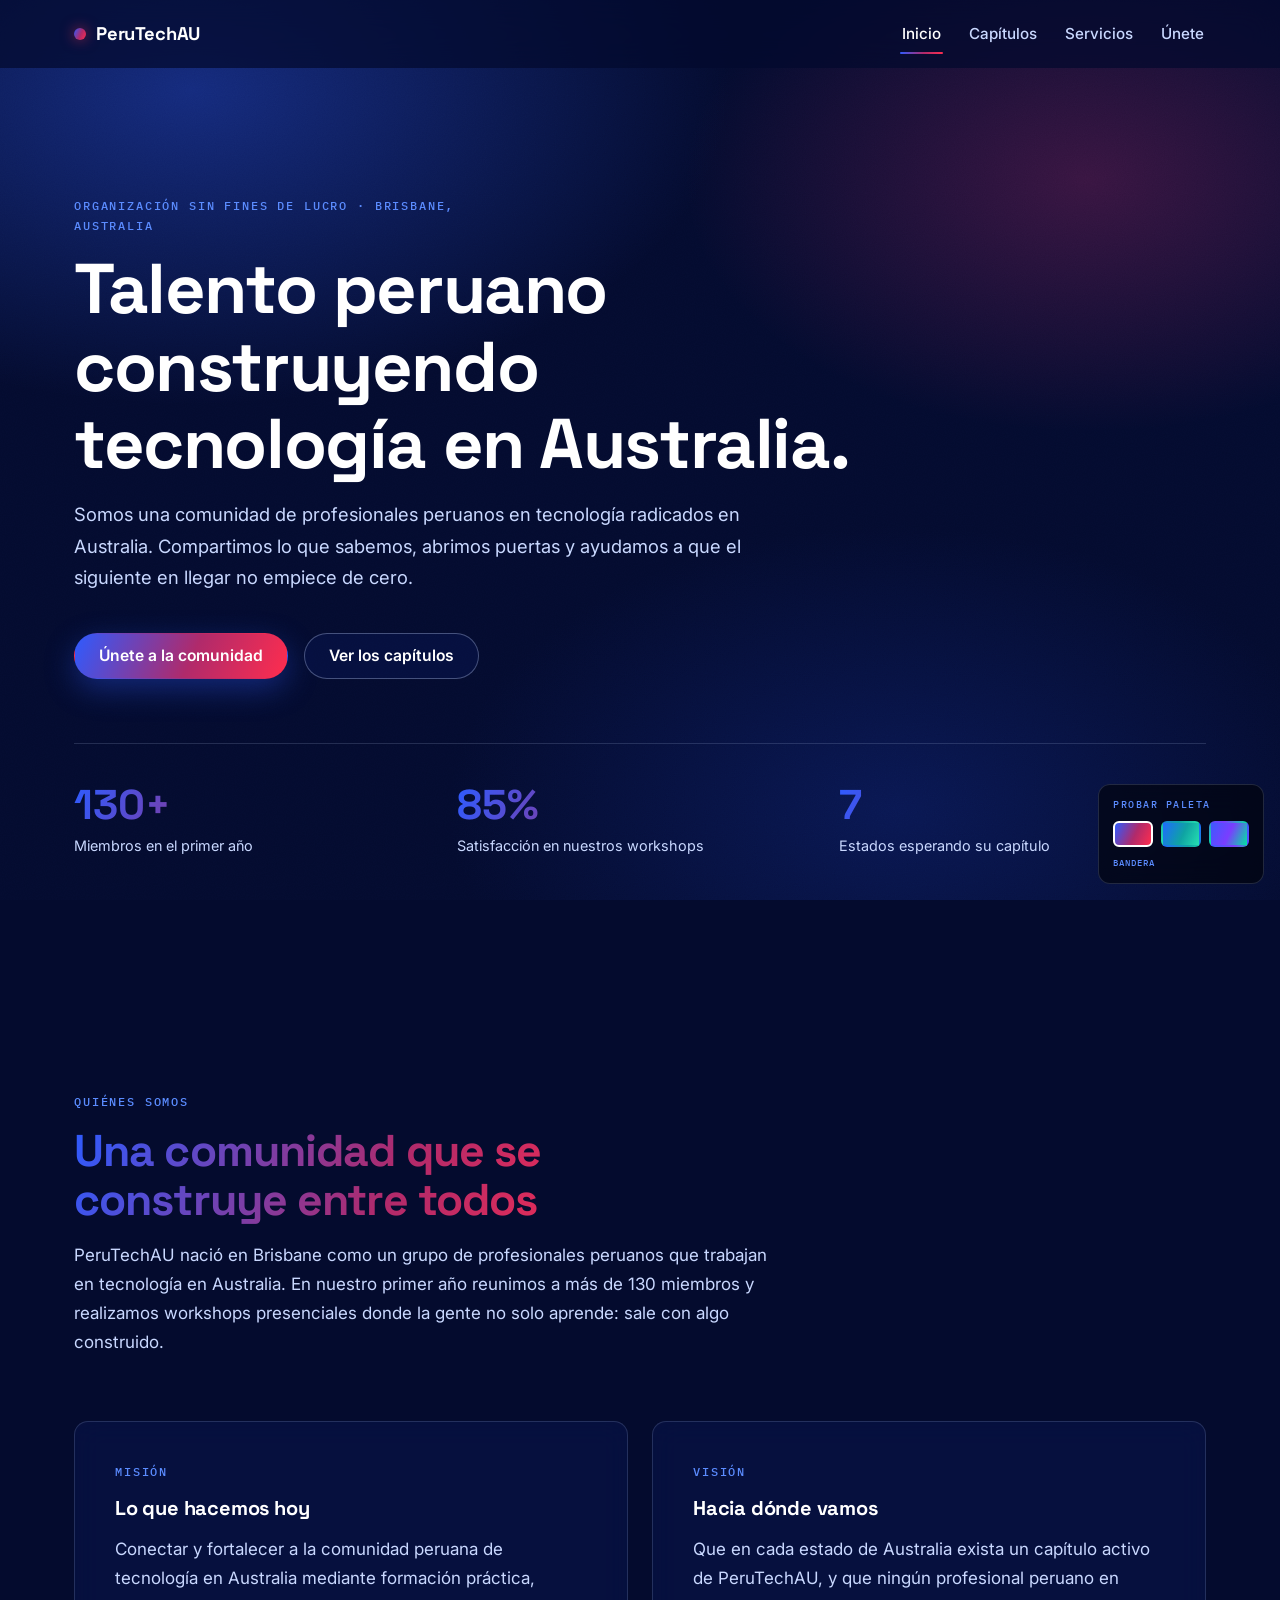
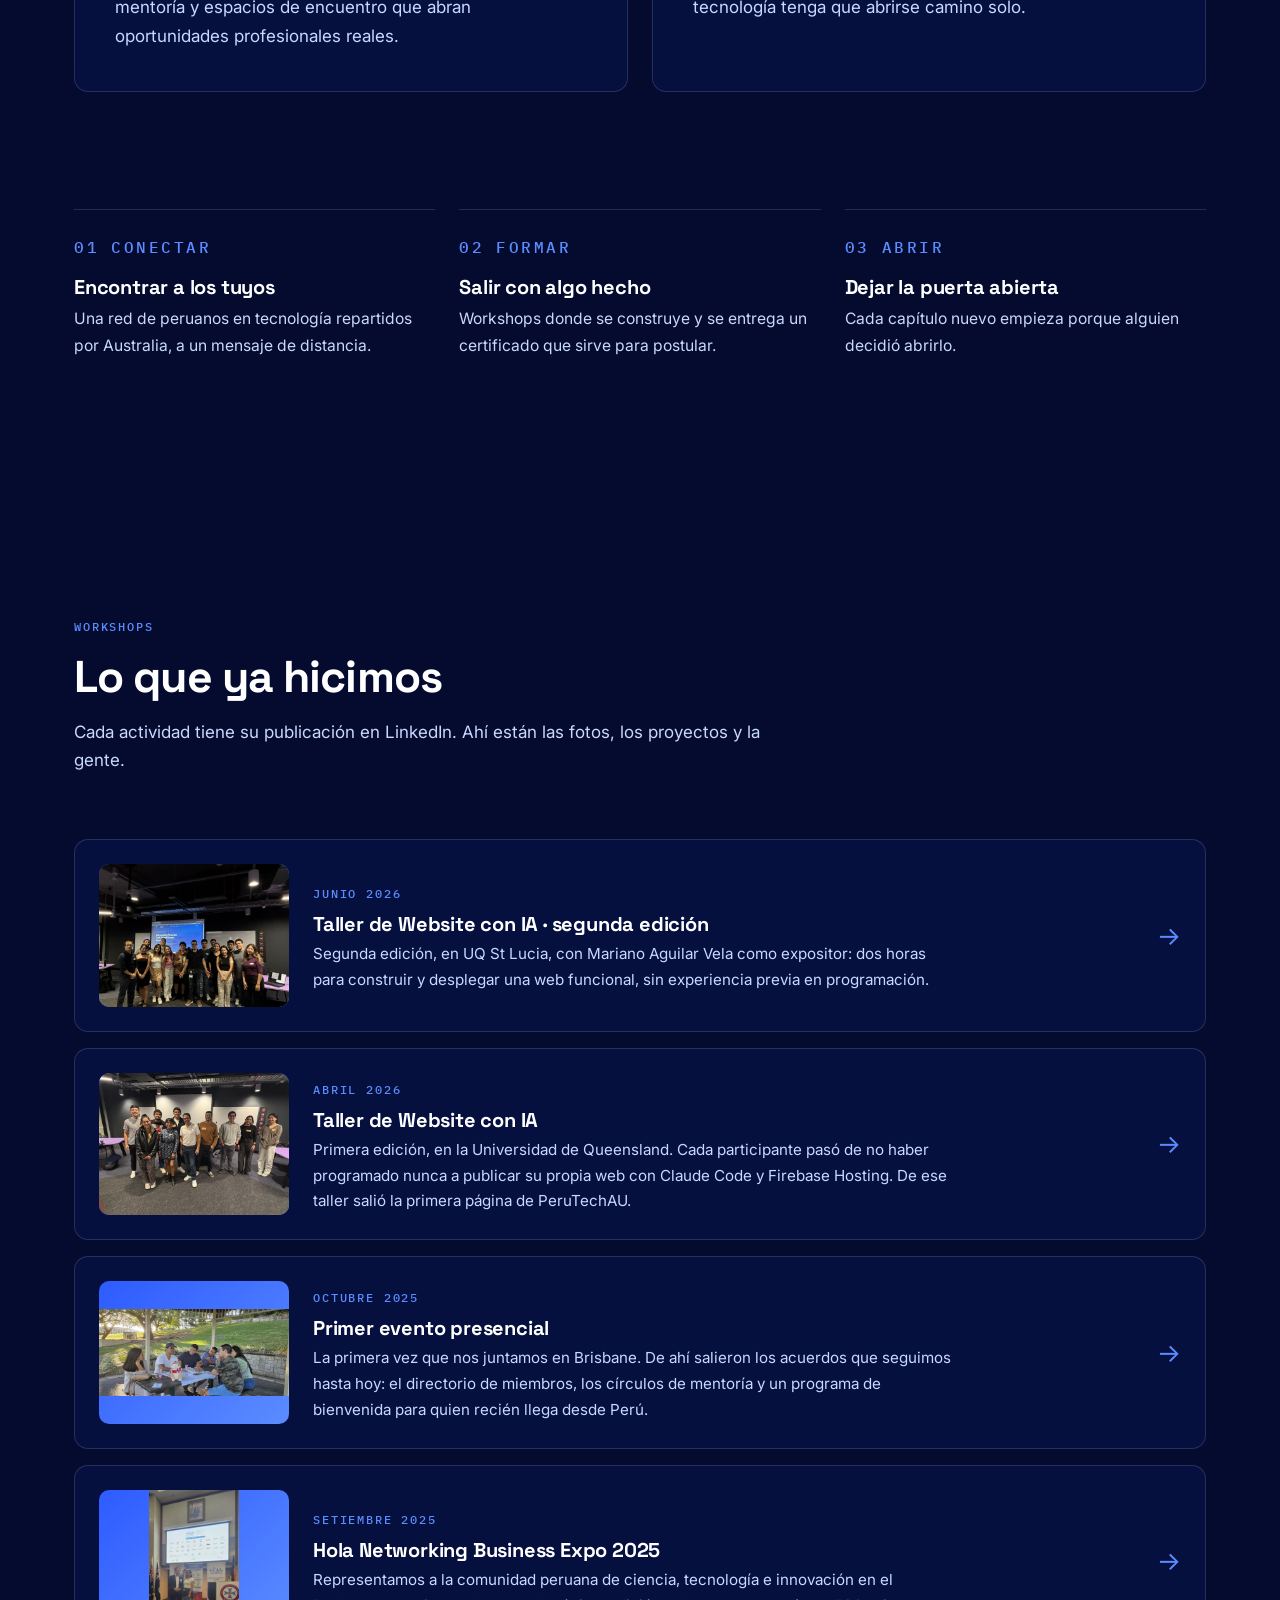
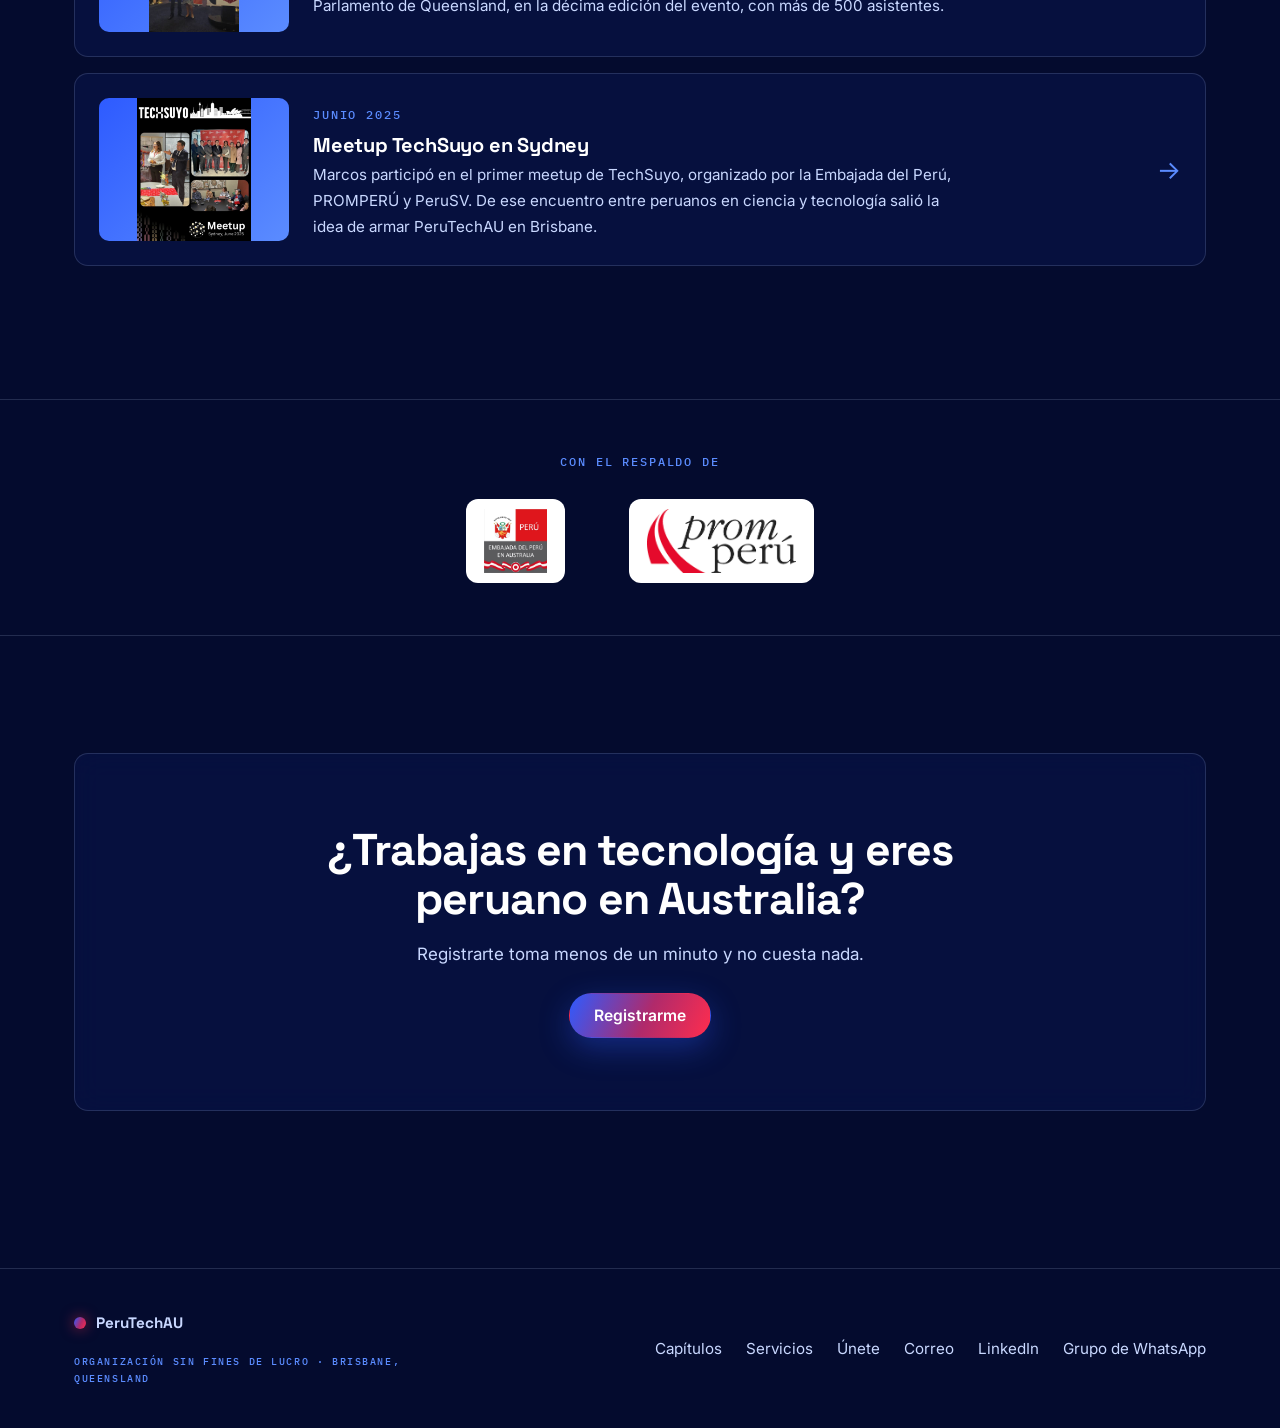
<file: index.html>
<!DOCTYPE html>
<html lang="es" data-tema="bandera">
<head>
<meta charset="UTF-8">
<meta name="viewport" content="width=device-width, initial-scale=1.0">
<title>PeruTechAU — Talento peruano construyendo tecnología en Australia</title>
<meta name="description" content="Comunidad sin fines de lucro de profesionales peruanos en tecnología radicados en Australia.">

<meta property="og:title" content="PeruTechAU — Talento peruano construyendo tecnología en Australia">
<meta property="og:description" content="Comunidad sin fines de lucro de profesionales peruanos en tecnología radicados en Australia.">
<meta property="og:type" content="website">
<meta property="og:image" content="assets/img/og-cover.png">
<meta name="twitter:card" content="summary_large_image">
<meta name="theme-color" content="#040B2E">

<link rel="preconnect" href="https://fonts.googleapis.com">
<link rel="preconnect" href="https://fonts.gstatic.com" crossorigin>
<link href="https://fonts.googleapis.com/css2?family=Space+Grotesk:wght@500;600;700&family=Inter:wght@400;500;600&family=IBM+Plex+Mono:wght@500&display=swap" rel="stylesheet">
<link rel="stylesheet" href="assets/css/estilos.css">
</head>
<body>

<div class="atmosfera"></div>
<div class="grano"></div>

<!-- ============================================================
     SELECTOR DE PALETA — SOLO PARA ELEGIR.
     Cuando el board decida, borra este <aside> en las cuatro
     páginas y deja fijo el data-tema del <html>.
     ============================================================ -->
<aside id="selectorPaleta" style="
  position:fixed;right:16px;bottom:16px;z-index:99;
  background:rgba(0,0,0,.55);backdrop-filter:blur(14px);
  border:1px solid var(--borde);border-radius:12px;padding:12px 14px;
  display:flex;flex-direction:column;gap:8px;max-width:190px">
  <span class="mono" style="font-size:.6rem">Probar paleta</span>
  <div style="display:flex;gap:8px">
    <button data-p="bandera" title="Azul + rojo + blanco" aria-label="Paleta bandera"
      style="width:40px;height:26px;border-radius:6px;border:2px solid #fff;cursor:pointer;
      background:linear-gradient(115deg,#2E5BFF,#B02A6B 55%,#FF2D4E)"></button>
    <button data-p="pacifico" title="Azul + verde + rojo" aria-label="Paleta pacifico"
      style="width:40px;height:26px;border-radius:6px;border:2px solid transparent;cursor:pointer;
      background:linear-gradient(115deg,#1E6BFF,#0FA3A3 55%,#25E0B0)"></button>
    <button data-p="vivo" title="Los tres, saturado" aria-label="Paleta viva"
      style="width:40px;height:26px;border-radius:6px;border:2px solid transparent;cursor:pointer;
      background:linear-gradient(115deg,#3D5AFE,#7A3DFF 50%,#00E5A0)"></button>
  </div>
  <span class="mono" id="nombrePaleta" style="font-size:.58rem;letter-spacing:.1em">Bandera</span>
</aside>

<!-- ================= PESTAÑAS ================= -->
<header class="nav" id="nav">
  <div class="contenedor nav-int">
    <a href="index.html" class="marca"><span class="marca-punto"></span>PeruTechAU</a>
    <button class="nav-boton" id="navBoton" aria-expanded="false" aria-controls="navEnlaces" aria-label="Abrir menú">&#9776;</button>
    <nav class="nav-enlaces" id="navEnlaces">
      <a href="index.html">Inicio</a>
      <a href="capitulos.html">Capítulos</a>
      <a href="servicios.html">Servicios</a>
      <a href="unete.html">Únete</a>
    </nav>
  </div>
</header>

<main>

  <section class="hero">
    <div class="contenedor">
      <p class="mono" id="heroEyebrow"></p>
      <h1 id="heroTitulo"></h1>
      <p class="bajada" id="heroBajada"></p>
      <div class="hero-acciones">
        <a class="btn btn-primario" href="unete.html">Únete a la comunidad</a>
        <a class="btn btn-fantasma" href="capitulos.html">Ver los capítulos</a>
      </div>
      <div class="cifras revelar" id="cifras"></div>
    </div>
  </section>

  <section id="nosotros">
    <div class="contenedor">
      <div class="encabezado-seccion revelar">
        <p class="mono">Quiénes somos</p>
        <h2 class="degradado" id="nosotrosTitulo"></h2>
        <p id="nosotrosTexto"></p>
      </div>
      <div class="dupla">
        <article class="vidrio revelar">
          <p class="mono">Misión</p><h3>Lo que hacemos hoy</h3><p id="mision"></p>
        </article>
        <article class="vidrio revelar">
          <p class="mono">Visión</p><h3>Hacia dónde vamos</h3><p id="vision"></p>
        </article>
      </div>
    </div>
  </section>

  <section style="padding-top:0">
    <div class="contenedor"><div class="pilares" id="pilares"></div></div>
  </section>

  <section id="workshops">
    <div class="contenedor">
      <div class="encabezado-seccion revelar">
        <p class="mono">Workshops</p>
        <h2>Lo que ya hicimos</h2>
        <p>Cada actividad tiene su publicación en LinkedIn. Ahí están las fotos, los proyectos y la gente.</p>
      </div>
      <div id="workshopsLista"></div>
    </div>
  </section>

  <section class="respaldo" style="padding-block:52px">
    <div class="contenedor">
      <p class="mono" style="text-align:center;margin-bottom:28px">Con el respaldo de</p>
      <div class="respaldo-int" id="respaldoLista"></div>
    </div>
  </section>

  <section id="contacto">
    <div class="contenedor">
      <div class="vidrio cta revelar">
        <h2>¿Trabajas en tecnología y eres<br>peruano en Australia?</h2>
        <p>Registrarte toma menos de un minuto y no cuesta nada.</p>
        <a class="btn btn-primario" href="unete.html">Registrarme</a>
      </div>
    </div>
  </section>

</main>

<footer>
  <div class="contenedor pie">
    <div>
      <a href="index.html" class="marca" style="margin-bottom:8px"><span class="marca-punto"></span>PeruTechAU</a>
      <p class="mono" style="margin-top:10px">Organización sin fines de lucro · Brisbane, Queensland</p>
    </div>
    <div style="display:flex;gap:24px;align-items:center;flex-wrap:wrap">
      <a href="capitulos.html">Capítulos</a>
      <a href="servicios.html">Servicios</a>
      <a href="unete.html">Únete</a>
      <a id="pieCorreo" href="#">Correo</a>
      <a id="pieLinkedin" href="#" target="_blank" rel="noopener noreferrer">LinkedIn</a>
      <a id="pieWhatsapp" href="#" target="_blank" rel="noopener noreferrer">Grupo de WhatsApp</a>
    </div>
  </div>
</footer>

<script src="assets/js/contenido.js"></script>
<script src="assets/js/app.js"></script>
</body>
</html>
</file>
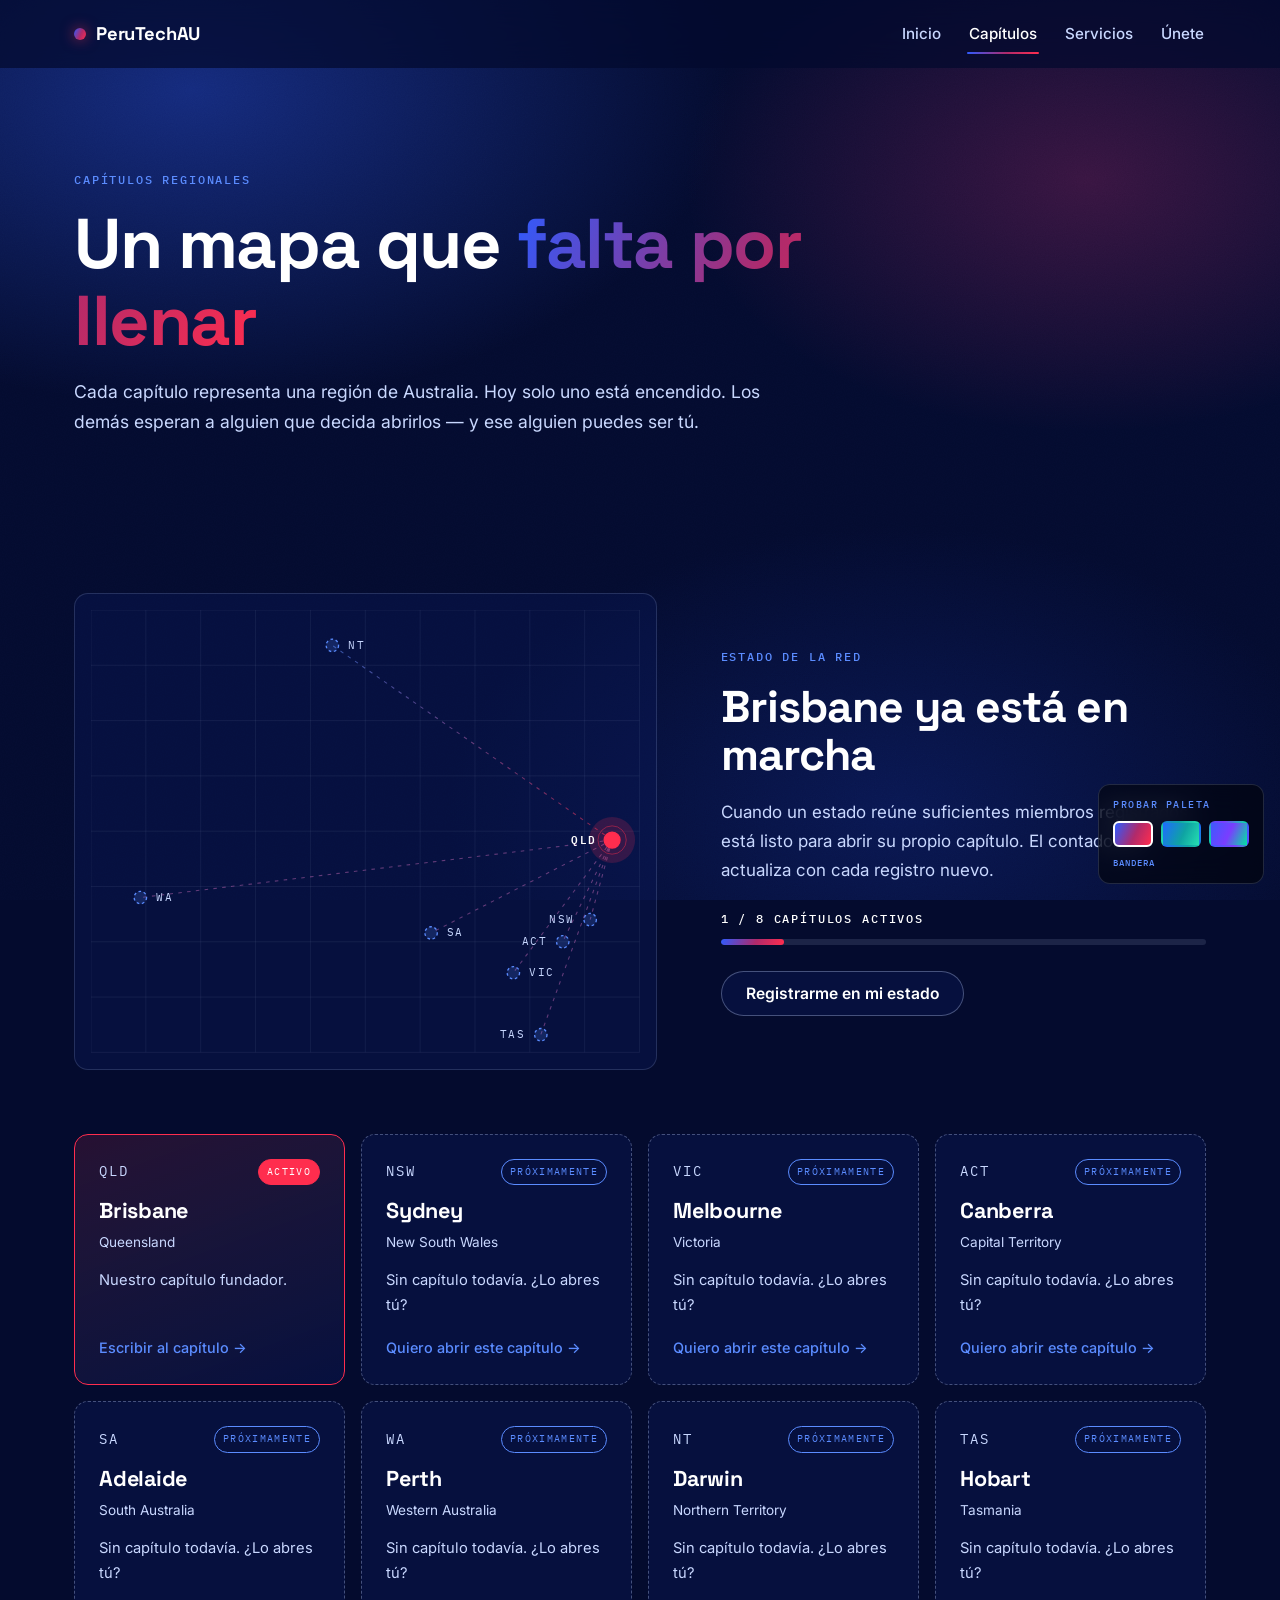
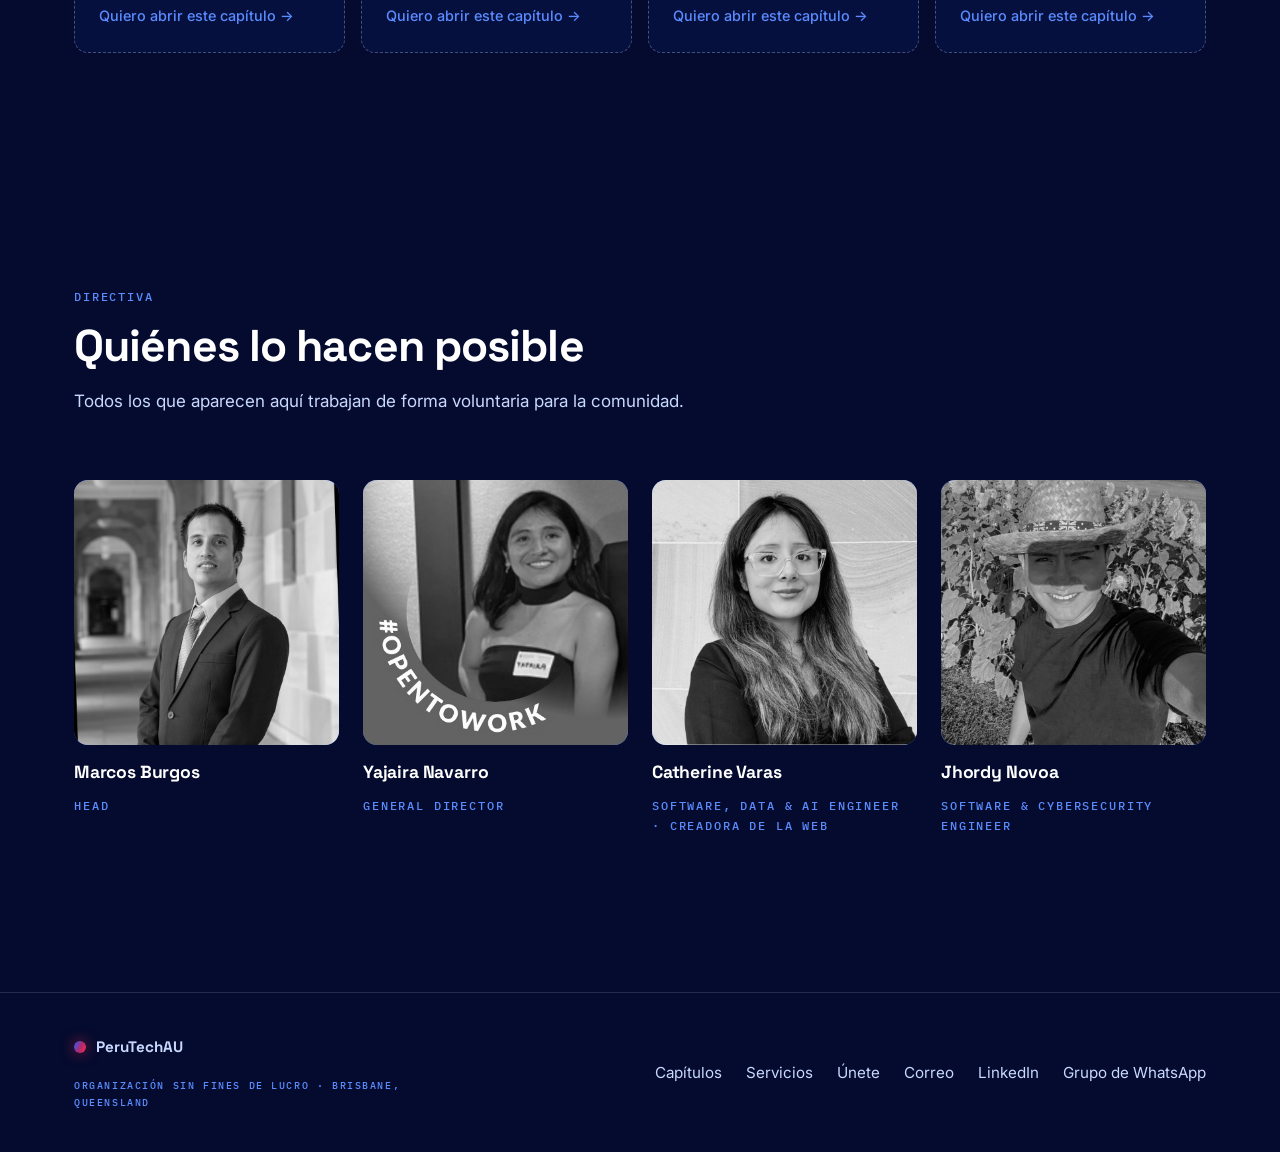
<file: capitulos.html>
<!DOCTYPE html>
<html lang="es" data-tema="bandera">
<head>
<meta charset="UTF-8">
<meta name="viewport" content="width=device-width, initial-scale=1.0">
<title>Capítulos y directiva — PeruTechAU</title>
<meta name="description" content="Los capítulos regionales de PeruTechAU en Australia y las personas que forman la directiva.">

<meta property="og:title" content="Capítulos y directiva — PeruTechAU">
<meta property="og:description" content="Los capítulos regionales de PeruTechAU en Australia y las personas que forman la directiva.">
<meta property="og:type" content="website">
<meta property="og:image" content="assets/img/og-cover.png">
<meta name="twitter:card" content="summary_large_image">
<meta name="theme-color" content="#040B2E">

<link rel="preconnect" href="https://fonts.googleapis.com">
<link rel="preconnect" href="https://fonts.gstatic.com" crossorigin>
<link href="https://fonts.googleapis.com/css2?family=Space+Grotesk:wght@500;600;700&family=Inter:wght@400;500;600&family=IBM+Plex+Mono:wght@500&display=swap" rel="stylesheet">
<link rel="stylesheet" href="assets/css/estilos.css">
</head>
<body>

<div class="atmosfera"></div>
<div class="grano"></div>

<!-- ============================================================
     SELECTOR DE PALETA — SOLO PARA ELEGIR.
     Cuando el board decida, borra este <aside> en las cuatro
     páginas y deja fijo el data-tema del <html>.
     ============================================================ -->
<aside id="selectorPaleta" style="
  position:fixed;right:16px;bottom:16px;z-index:99;
  background:rgba(0,0,0,.55);backdrop-filter:blur(14px);
  border:1px solid var(--borde);border-radius:12px;padding:12px 14px;
  display:flex;flex-direction:column;gap:8px;max-width:190px">
  <span class="mono" style="font-size:.6rem">Probar paleta</span>
  <div style="display:flex;gap:8px">
    <button data-p="bandera" title="Azul + rojo + blanco" aria-label="Paleta bandera"
      style="width:40px;height:26px;border-radius:6px;border:2px solid #fff;cursor:pointer;
      background:linear-gradient(115deg,#2E5BFF,#B02A6B 55%,#FF2D4E)"></button>
    <button data-p="pacifico" title="Azul + verde + rojo" aria-label="Paleta pacifico"
      style="width:40px;height:26px;border-radius:6px;border:2px solid transparent;cursor:pointer;
      background:linear-gradient(115deg,#1E6BFF,#0FA3A3 55%,#25E0B0)"></button>
    <button data-p="vivo" title="Los tres, saturado" aria-label="Paleta viva"
      style="width:40px;height:26px;border-radius:6px;border:2px solid transparent;cursor:pointer;
      background:linear-gradient(115deg,#3D5AFE,#7A3DFF 50%,#00E5A0)"></button>
  </div>
  <span class="mono" id="nombrePaleta" style="font-size:.58rem;letter-spacing:.1em">Bandera</span>
</aside>

<!-- ================= PESTAÑAS ================= -->
<header class="nav" id="nav">
  <div class="contenedor nav-int">
    <a href="index.html" class="marca"><span class="marca-punto"></span>PeruTechAU</a>
    <button class="nav-boton" id="navBoton" aria-expanded="false" aria-controls="navEnlaces" aria-label="Abrir menú">&#9776;</button>
    <nav class="nav-enlaces" id="navEnlaces">
      <a href="index.html">Inicio</a>
      <a href="capitulos.html">Capítulos</a>
      <a href="servicios.html">Servicios</a>
      <a href="unete.html">Únete</a>
    </nav>
  </div>
</header>

<main>

  <section class="cabecera-pagina">
    <div class="contenedor">
      <p class="mono">Capítulos regionales</p>
      <h1>Un mapa que <span class="degradado">falta por llenar</span></h1>
      <p>Cada capítulo representa una región de Australia. Hoy solo uno está encendido. Los demás esperan a alguien que decida abrirlos — y ese alguien puedes ser tú.</p>
    </div>
  </section>

  <section id="capitulos">
    <div class="contenedor">
      <div class="mapa-bloque">
        <div class="mapa-lienzo revelar">
          <svg viewBox="0 0 620 500" role="group" aria-label="Mapa de capítulos de PeruTechAU en Australia">
            <defs>
              <linearGradient id="gradLinea" x1="0" y1="0" x2="1" y2="1">
                <stop offset="0%" style="stop-color:var(--cian)"/><stop offset="100%" style="stop-color:var(--grana)"/>
              </linearGradient>
            </defs>
            <g id="rejilla"></g><g id="enlaces"></g><g id="nodos"></g>
          </svg>
        </div>
        <div class="revelar">
          <p class="mono">Estado de la red</p>
          <h2 style="margin:14px 0 18px">Brisbane ya está en marcha</h2>
          <p>Cuando un estado reúne suficientes miembros registrados, está listo para abrir su propio capítulo. El contador se actualiza con cada registro nuevo.</p>
          <div class="contador">
            <span class="mono" id="contadorTexto"></span>
            <span class="contador-barra"><span id="contadorBarra" style="width:0"></span></span>
          </div>
          <a class="btn btn-fantasma" href="unete.html" style="margin-top:26px">Registrarme en mi estado</a>
        </div>
      </div>
      <div class="capitulos-lista" id="capitulosLista"></div>
    </div>
  </section>

  <section id="directiva">
    <div class="contenedor">
      <div class="encabezado-seccion revelar">
        <p class="mono">Directiva</p>
        <h2>Quiénes lo hacen posible</h2>
        <p>Todos los que aparecen aquí trabajan de forma voluntaria para la comunidad.</p>
      </div>
      <div class="directiva" id="directivaLista"></div>
    </div>
  </section>

</main>

<footer>
  <div class="contenedor pie">
    <div>
      <a href="index.html" class="marca" style="margin-bottom:8px"><span class="marca-punto"></span>PeruTechAU</a>
      <p class="mono" style="margin-top:10px">Organización sin fines de lucro · Brisbane, Queensland</p>
    </div>
    <div style="display:flex;gap:24px;align-items:center;flex-wrap:wrap">
      <a href="capitulos.html">Capítulos</a>
      <a href="servicios.html">Servicios</a>
      <a href="unete.html">Únete</a>
      <a id="pieCorreo" href="#">Correo</a>
      <a id="pieLinkedin" href="#" target="_blank" rel="noopener noreferrer">LinkedIn</a>
      <a id="pieWhatsapp" href="#" target="_blank" rel="noopener noreferrer">Grupo de WhatsApp</a>
    </div>
  </div>
</footer>

<script src="assets/js/contenido.js"></script>
<script src="assets/js/app.js"></script>
</body>
</html>
</file>
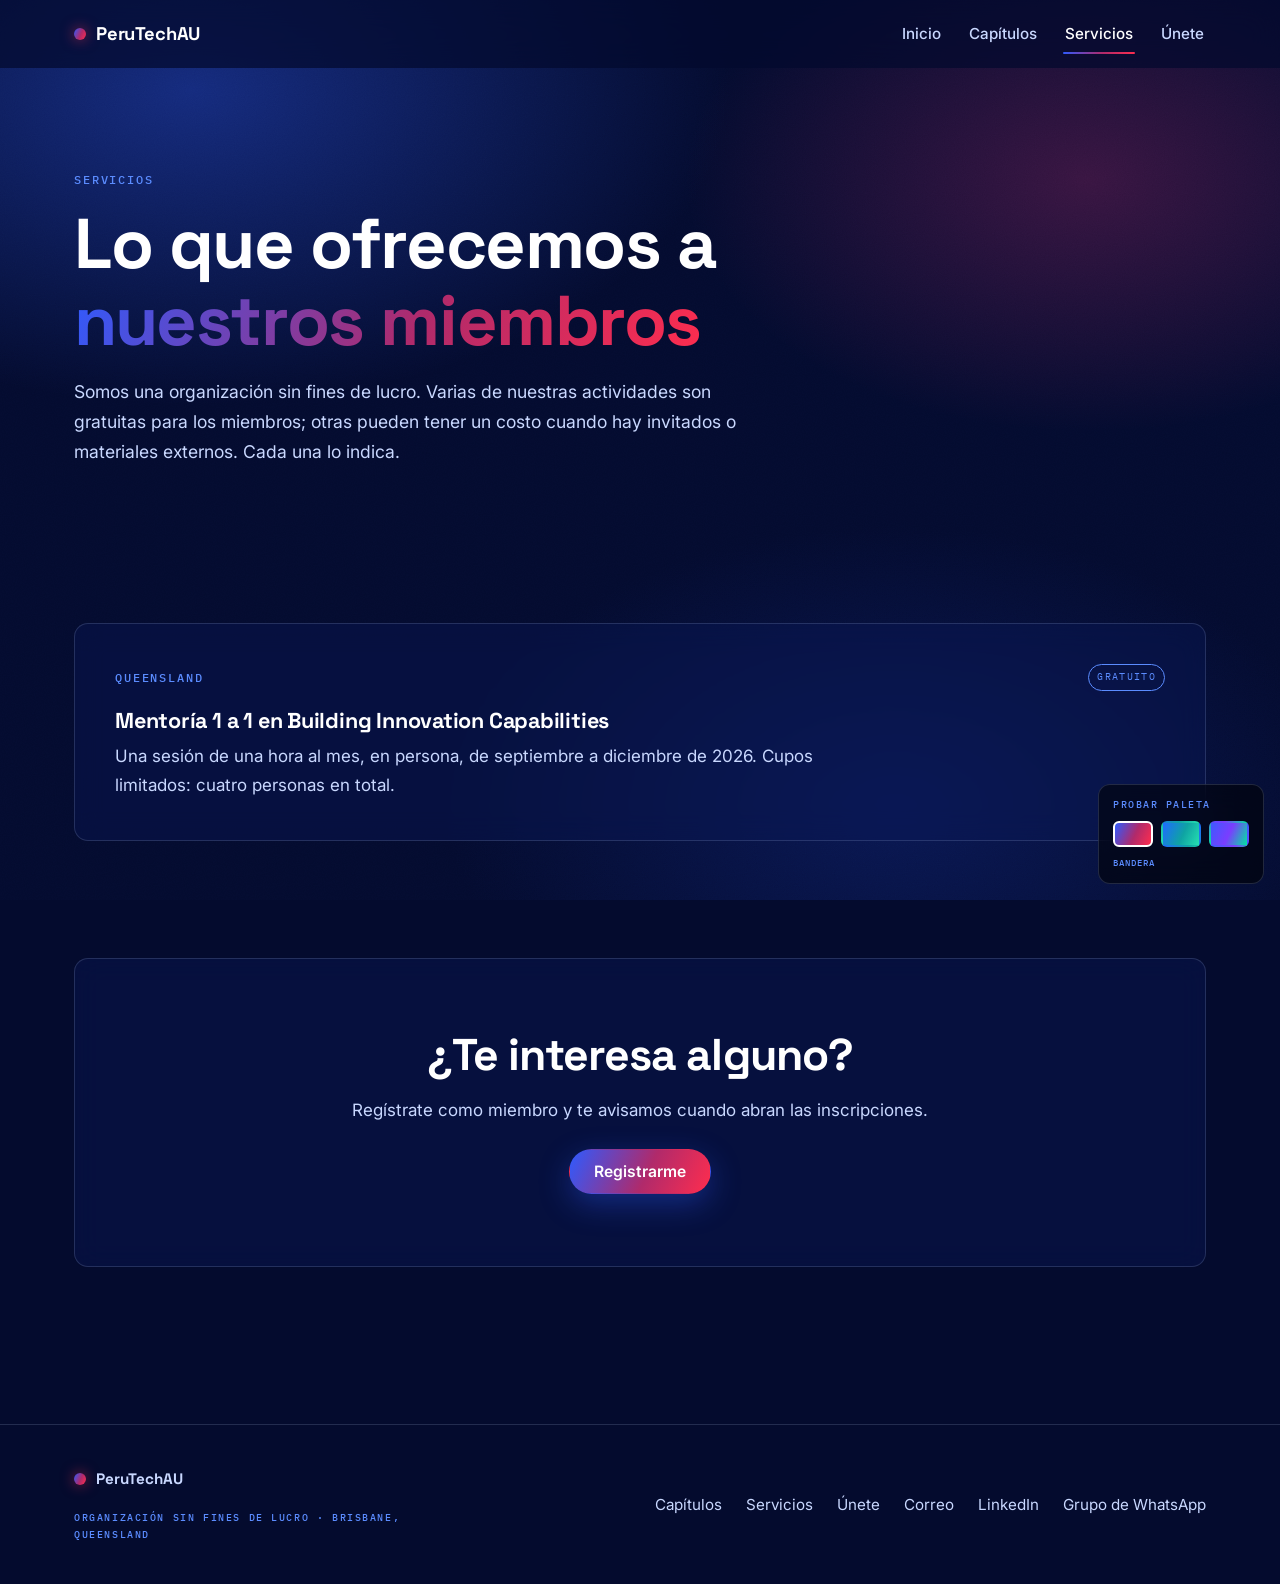
<file: servicios.html>
<!DOCTYPE html>
<html lang="es" data-tema="bandera">
<head>
<meta charset="UTF-8">
<meta name="viewport" content="width=device-width, initial-scale=1.0">
<title>Servicios — PeruTechAU</title>
<meta name="description" content="Los servicios y programas que PeruTechAU ofrece a su comunidad en Australia.">

<meta property="og:title" content="Servicios — PeruTechAU">
<meta property="og:description" content="Los servicios y programas que PeruTechAU ofrece a su comunidad en Australia.">
<meta property="og:type" content="website">
<meta property="og:image" content="assets/img/og-cover.png">
<meta name="twitter:card" content="summary_large_image">
<meta name="theme-color" content="#040B2E">

<link rel="preconnect" href="https://fonts.googleapis.com">
<link rel="preconnect" href="https://fonts.gstatic.com" crossorigin>
<link href="https://fonts.googleapis.com/css2?family=Space+Grotesk:wght@500;600;700&family=Inter:wght@400;500;600&family=IBM+Plex+Mono:wght@500&display=swap" rel="stylesheet">
<link rel="stylesheet" href="assets/css/estilos.css">
</head>
<body>

<div class="atmosfera"></div>
<div class="grano"></div>

<!-- ============================================================
     SELECTOR DE PALETA — SOLO PARA ELEGIR.
     Cuando el board decida, borra este <aside> en las cuatro
     páginas y deja fijo el data-tema del <html>.
     ============================================================ -->
<aside id="selectorPaleta" style="
  position:fixed;right:16px;bottom:16px;z-index:99;
  background:rgba(0,0,0,.55);backdrop-filter:blur(14px);
  border:1px solid var(--borde);border-radius:12px;padding:12px 14px;
  display:flex;flex-direction:column;gap:8px;max-width:190px">
  <span class="mono" style="font-size:.6rem">Probar paleta</span>
  <div style="display:flex;gap:8px">
    <button data-p="bandera" title="Azul + rojo + blanco" aria-label="Paleta bandera"
      style="width:40px;height:26px;border-radius:6px;border:2px solid #fff;cursor:pointer;
      background:linear-gradient(115deg,#2E5BFF,#B02A6B 55%,#FF2D4E)"></button>
    <button data-p="pacifico" title="Azul + verde + rojo" aria-label="Paleta pacifico"
      style="width:40px;height:26px;border-radius:6px;border:2px solid transparent;cursor:pointer;
      background:linear-gradient(115deg,#1E6BFF,#0FA3A3 55%,#25E0B0)"></button>
    <button data-p="vivo" title="Los tres, saturado" aria-label="Paleta viva"
      style="width:40px;height:26px;border-radius:6px;border:2px solid transparent;cursor:pointer;
      background:linear-gradient(115deg,#3D5AFE,#7A3DFF 50%,#00E5A0)"></button>
  </div>
  <span class="mono" id="nombrePaleta" style="font-size:.58rem;letter-spacing:.1em">Bandera</span>
</aside>

<!-- ================= PESTAÑAS ================= -->
<header class="nav" id="nav">
  <div class="contenedor nav-int">
    <a href="index.html" class="marca"><span class="marca-punto"></span>PeruTechAU</a>
    <button class="nav-boton" id="navBoton" aria-expanded="false" aria-controls="navEnlaces" aria-label="Abrir menú">&#9776;</button>
    <nav class="nav-enlaces" id="navEnlaces">
      <a href="index.html">Inicio</a>
      <a href="capitulos.html">Capítulos</a>
      <a href="servicios.html">Servicios</a>
      <a href="unete.html">Únete</a>
    </nav>
  </div>
</header>

<main>

  <section class="cabecera-pagina">
    <div class="contenedor">
      <p class="mono">Servicios</p>
      <h1>Lo que ofrecemos a <span class="degradado">nuestros miembros</span></h1>
      <p>Somos una organización sin fines de lucro. Varias de nuestras actividades son gratuitas para los miembros; otras pueden tener un costo cuando hay invitados o materiales externos. Cada una lo indica.</p>
    </div>
  </section>

  <section>
    <div class="contenedor">
      <div class="servicios" id="serviciosLista"></div>
    </div>
  </section>

  <section style="padding-top:0">
    <div class="contenedor">
      <div class="vidrio cta revelar">
        <h2>¿Te interesa alguno?</h2>
        <p>Regístrate como miembro y te avisamos cuando abran las inscripciones.</p>
        <a class="btn btn-primario" href="unete.html">Registrarme</a>
      </div>
    </div>
  </section>

</main>

<footer>
  <div class="contenedor pie">
    <div>
      <a href="index.html" class="marca" style="margin-bottom:8px"><span class="marca-punto"></span>PeruTechAU</a>
      <p class="mono" style="margin-top:10px">Organización sin fines de lucro · Brisbane, Queensland</p>
    </div>
    <div style="display:flex;gap:24px;align-items:center;flex-wrap:wrap">
      <a href="capitulos.html">Capítulos</a>
      <a href="servicios.html">Servicios</a>
      <a href="unete.html">Únete</a>
      <a id="pieCorreo" href="#">Correo</a>
      <a id="pieLinkedin" href="#" target="_blank" rel="noopener noreferrer">LinkedIn</a>
      <a id="pieWhatsapp" href="#" target="_blank" rel="noopener noreferrer">Grupo de WhatsApp</a>
    </div>
  </div>
</footer>

<script src="assets/js/contenido.js"></script>
<script src="assets/js/app.js"></script>
</body>
</html>
</file>
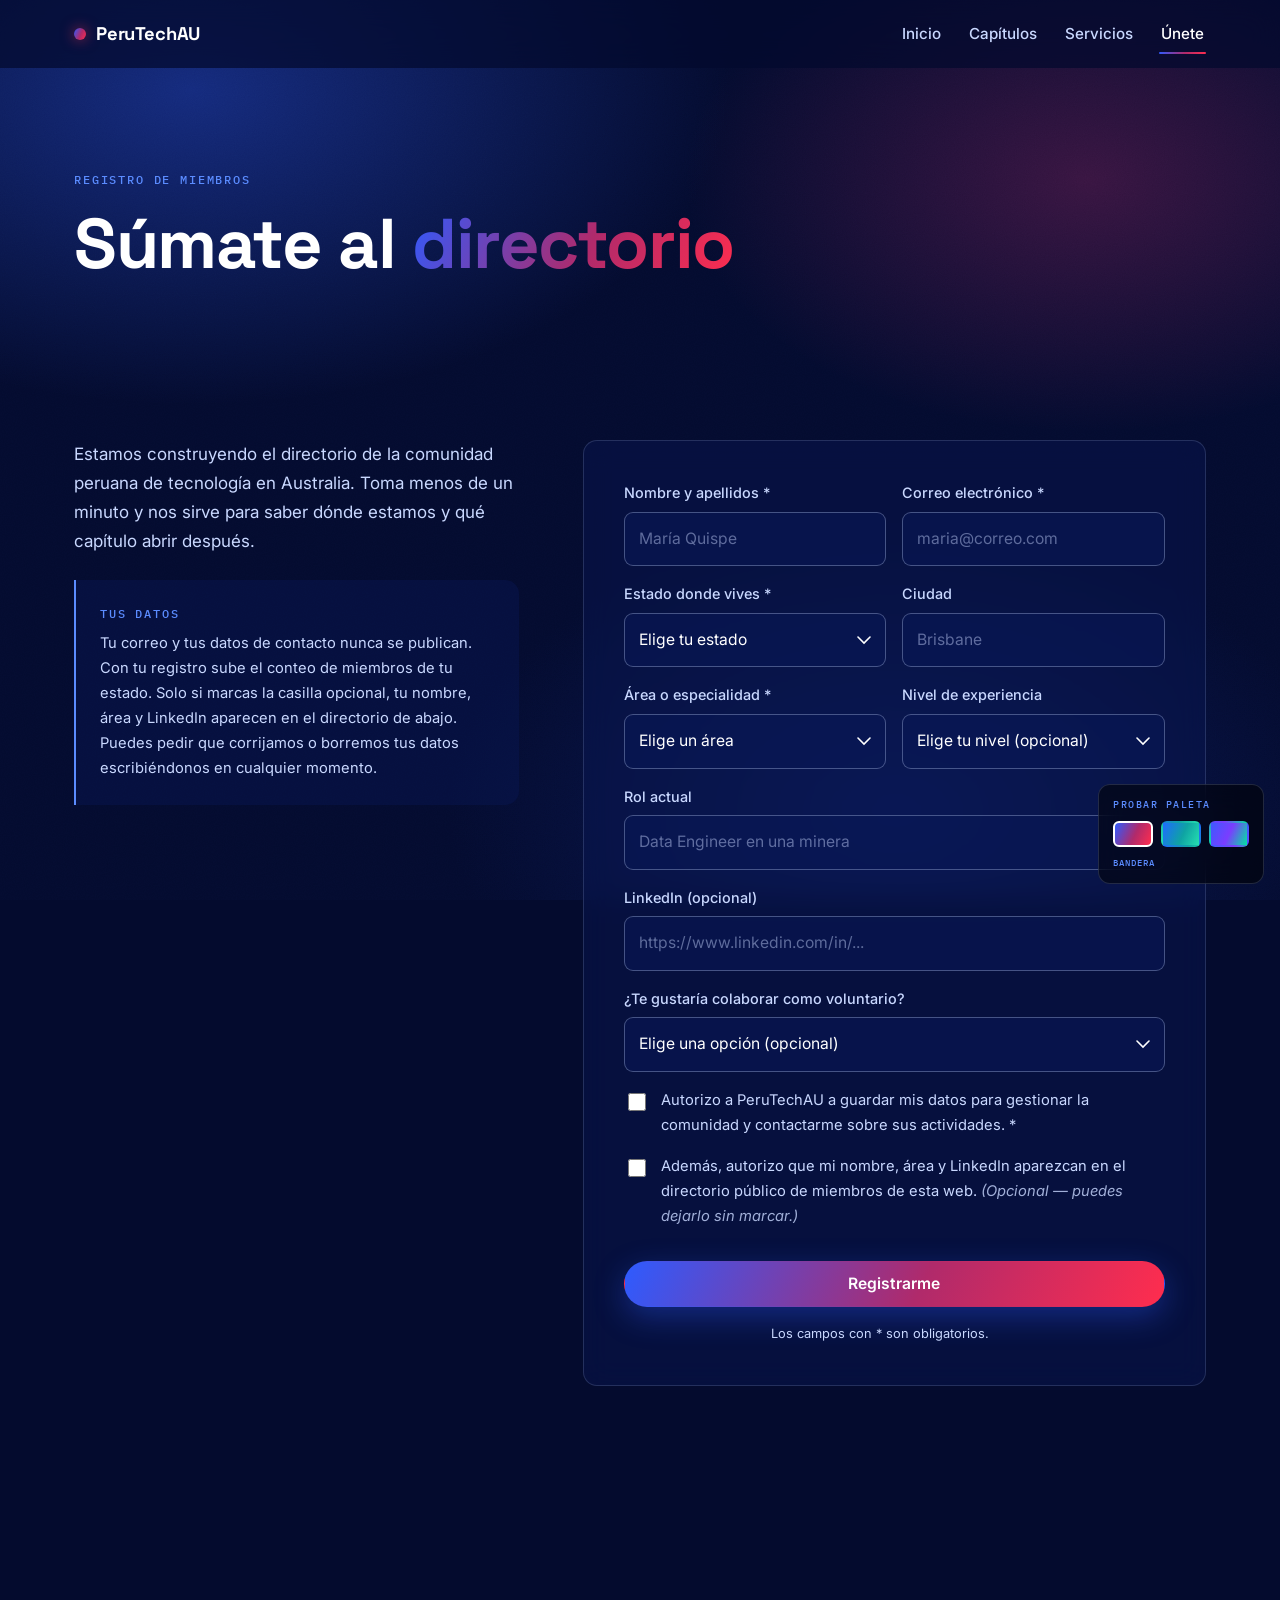
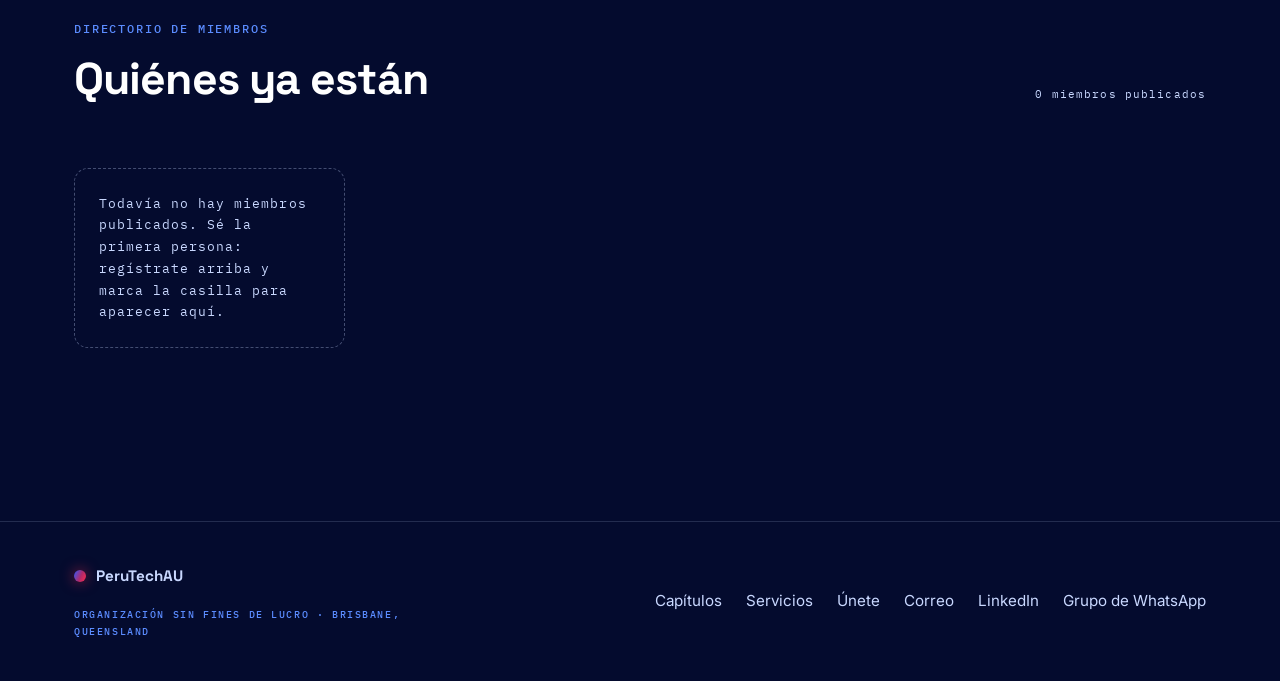
<file: unete.html>
<!DOCTYPE html>
<html lang="es" data-tema="bandera">
<head>
<meta charset="UTF-8">
<meta name="viewport" content="width=device-width, initial-scale=1.0">
<title>Únete — PeruTechAU</title>
<meta name="description" content="Regístrate en el directorio de la comunidad peruana de tecnología en Australia.">

<meta property="og:title" content="Únete — PeruTechAU">
<meta property="og:description" content="Regístrate en el directorio de la comunidad peruana de tecnología en Australia.">
<meta property="og:type" content="website">
<meta property="og:image" content="assets/img/og-cover.png">
<meta name="twitter:card" content="summary_large_image">
<meta name="theme-color" content="#040B2E">

<link rel="preconnect" href="https://fonts.googleapis.com">
<link rel="preconnect" href="https://fonts.gstatic.com" crossorigin>
<link href="https://fonts.googleapis.com/css2?family=Space+Grotesk:wght@500;600;700&family=Inter:wght@400;500;600&family=IBM+Plex+Mono:wght@500&display=swap" rel="stylesheet">
<link rel="stylesheet" href="assets/css/estilos.css">
</head>
<body>

<div class="atmosfera"></div>
<div class="grano"></div>

<!-- ============================================================
     SELECTOR DE PALETA — SOLO PARA ELEGIR.
     Cuando el board decida, borra este <aside> en las cuatro
     páginas y deja fijo el data-tema del <html>.
     ============================================================ -->
<aside id="selectorPaleta" style="
  position:fixed;right:16px;bottom:16px;z-index:99;
  background:rgba(0,0,0,.55);backdrop-filter:blur(14px);
  border:1px solid var(--borde);border-radius:12px;padding:12px 14px;
  display:flex;flex-direction:column;gap:8px;max-width:190px">
  <span class="mono" style="font-size:.6rem">Probar paleta</span>
  <div style="display:flex;gap:8px">
    <button data-p="bandera" title="Azul + rojo + blanco" aria-label="Paleta bandera"
      style="width:40px;height:26px;border-radius:6px;border:2px solid #fff;cursor:pointer;
      background:linear-gradient(115deg,#2E5BFF,#B02A6B 55%,#FF2D4E)"></button>
    <button data-p="pacifico" title="Azul + verde + rojo" aria-label="Paleta pacifico"
      style="width:40px;height:26px;border-radius:6px;border:2px solid transparent;cursor:pointer;
      background:linear-gradient(115deg,#1E6BFF,#0FA3A3 55%,#25E0B0)"></button>
    <button data-p="vivo" title="Los tres, saturado" aria-label="Paleta viva"
      style="width:40px;height:26px;border-radius:6px;border:2px solid transparent;cursor:pointer;
      background:linear-gradient(115deg,#3D5AFE,#7A3DFF 50%,#00E5A0)"></button>
  </div>
  <span class="mono" id="nombrePaleta" style="font-size:.58rem;letter-spacing:.1em">Bandera</span>
</aside>

<!-- ================= PESTAÑAS ================= -->
<header class="nav" id="nav">
  <div class="contenedor nav-int">
    <a href="index.html" class="marca"><span class="marca-punto"></span>PeruTechAU</a>
    <button class="nav-boton" id="navBoton" aria-expanded="false" aria-controls="navEnlaces" aria-label="Abrir menú">&#9776;</button>
    <nav class="nav-enlaces" id="navEnlaces">
      <a href="index.html">Inicio</a>
      <a href="capitulos.html">Capítulos</a>
      <a href="servicios.html">Servicios</a>
      <a href="unete.html">Únete</a>
    </nav>
  </div>
</header>

<main>

  <section class="cabecera-pagina">
    <div class="contenedor">
      <p class="mono">Registro de miembros</p>
      <h1>Súmate al <span class="degradado">directorio</span></h1>
    </div>
  </section>

  <section id="unete">
    <div class="contenedor">
      <div class="form-bloque">
        <div class="revelar">
          <p>Estamos construyendo el directorio de la comunidad peruana de tecnología en Australia. Toma menos de un minuto y nos sirve para saber dónde estamos y qué capítulo abrir después.</p>
          <div class="privacidad">
            <p class="mono">Tus datos</p>
            <p>Tu correo y tus datos de contacto nunca se publican. Con tu registro sube el conteo de miembros de tu estado. Solo si marcas la casilla opcional, tu nombre, área y LinkedIn aparecen en el directorio de abajo. Puedes pedir que corrijamos o borremos tus datos escribiéndonos en cualquier momento.</p>
          </div>
        </div>

        <form class="vidrio formulario revelar" id="formRegistro" novalidate>
          <div class="campos">
            <div class="campo">
              <label for="f_nombre">Nombre y apellidos *</label>
              <input id="f_nombre" name="nombre" type="text" required autocomplete="name" placeholder="María Quispe">
            </div>
            <div class="campo">
              <label for="f_correo">Correo electrónico *</label>
              <input id="f_correo" name="correo" type="email" required autocomplete="email" placeholder="maria@correo.com">
            </div>
            <div class="campo">
              <label for="f_estado">Estado donde vives *</label>
              <select id="f_estado" name="estado" required></select>
            </div>
            <div class="campo">
              <label for="f_ciudad">Ciudad</label>
              <input id="f_ciudad" name="ciudad" type="text" placeholder="Brisbane">
            </div>
            <div class="campo">
              <label for="f_area">Área o especialidad *</label>
              <select id="f_area" name="area" required></select>
            </div>
            <div class="campo">
              <label for="f_nivel">Nivel de experiencia</label>
              <select id="f_nivel" name="nivel"></select>
            </div>
            <div class="campo ancho">
              <label for="f_rol">Rol actual</label>
              <input id="f_rol" name="rol" type="text" placeholder="Data Engineer en una minera">
            </div>
            <div class="campo ancho">
              <label for="f_linkedin">LinkedIn (opcional)</label>
              <input id="f_linkedin" name="linkedin" type="url" placeholder="https://www.linkedin.com/in/...">
            </div>
            <div class="campo ancho">
              <label for="f_voluntario">¿Te gustaría colaborar como voluntario?</label>
              <select id="f_voluntario" name="voluntario"></select>
            </div>

            <!-- Trampa anti-spam: invisible para personas, la llenan los bots -->
            <input class="trampa" type="text" name="sitio_web" tabindex="-1" autocomplete="off" aria-hidden="true">

            <label class="consentimiento">
              <input type="checkbox" name="consent_datos" id="f_consent1" required>
              <span>Autorizo a PeruTechAU a guardar mis datos para gestionar la comunidad y contactarme sobre sus actividades. *</span>
            </label>
            <label class="consentimiento">
              <input type="checkbox" name="consent_publico" id="f_consent2">
              <span>Además, autorizo que mi nombre, área y LinkedIn aparezcan en el directorio público de miembros de esta web. <em>(Opcional — puedes dejarlo sin marcar.)</em></span>
            </label>

            <div class="form-estado" id="formEstado" role="status" aria-live="polite"></div>

            <div class="campo ancho">
              <button class="btn btn-primario" type="submit" id="formBoton" style="width:100%;justify-content:center">Registrarme</button>
              <p class="form-nota">Los campos con * son obligatorios.</p>
            </div>
          </div>
        </form>
      </div>
    </div>
  </section>

  <section id="directorio">
    <div class="contenedor">
      <div class="directorio-cabecera revelar">
        <div>
          <p class="mono">Directorio de miembros</p>
          <h2>Quiénes ya están</h2>
        </div>
        <p class="directorio-nota" id="directorioNota" aria-live="polite"></p>
      </div>
      <div class="directorio-filtros" id="directorioFiltros" role="group" aria-label="Filtrar por estado"></div>
      <div class="directorio-lista" id="directorioLista"></div>
    </div>
  </section>

</main>

<footer>
  <div class="contenedor pie">
    <div>
      <a href="index.html" class="marca" style="margin-bottom:8px"><span class="marca-punto"></span>PeruTechAU</a>
      <p class="mono" style="margin-top:10px">Organización sin fines de lucro · Brisbane, Queensland</p>
    </div>
    <div style="display:flex;gap:24px;align-items:center;flex-wrap:wrap">
      <a href="capitulos.html">Capítulos</a>
      <a href="servicios.html">Servicios</a>
      <a href="unete.html">Únete</a>
      <a id="pieCorreo" href="#">Correo</a>
      <a id="pieLinkedin" href="#" target="_blank" rel="noopener noreferrer">LinkedIn</a>
      <a id="pieWhatsapp" href="#" target="_blank" rel="noopener noreferrer">Grupo de WhatsApp</a>
    </div>
  </div>
</footer>

<script src="assets/js/contenido.js"></script>
<script src="assets/js/app.js"></script>
</body>
</html>
</file>
<file: assets/css/estilos.css>
/* ==================================================================
   PERUTECHAU — ESTILOS
   ------------------------------------------------------------------
   Todo el color sale de las variables de :root. Ningún hex suelto en
   el marcado. Tres paletas: se eligen con data-tema en <html>.
   ================================================================== */

/* ---------------- 1 · PALETAS ---------------- */
:root,
html[data-tema="bandera"] {
  --abismo:   #040B2E;
  --profundo: #0A1856;
  --azul:     #2E5BFF;
  --cian:     #5B8CFF;
  --violeta:  #B02A6B;
  --grana:    #FF2D4E;
  --niebla:   #C9D8FF;
}
html[data-tema="pacifico"] {
  --abismo:   #031229;
  --profundo: #063049;
  --azul:     #1E6BFF;
  --cian:     #25E0B0;
  --violeta:  #0FA3A3;
  --grana:    #FF3B4F;
  --niebla:   #C4E7EC;
}
html[data-tema="vivo"] {
  --abismo:   #050A33;
  --profundo: #111E75;
  --azul:     #3D5AFE;
  --cian:     #00E5A0;
  --violeta:  #7A3DFF;
  --grana:    #FF1744;
  --niebla:   #D6DEFF;
}

/* ---------------- 2 · TOKENS DERIVADOS ---------------- */
:root {
  --blanco: #FFFFFF;
  --texto: var(--blanco);
  --texto-suave: var(--niebla);
  --borde: color-mix(in srgb, var(--niebla) 16%, transparent);
  --borde-fuerte: color-mix(in srgb, var(--niebla) 32%, transparent);
  --vidrio: color-mix(in srgb, var(--profundo) 42%, transparent);
  --vidrio-fuerte: color-mix(in srgb, var(--profundo) 70%, transparent);
  --grana-tenue: color-mix(in srgb, var(--grana) 14%, transparent);
  --acento-degradado: linear-gradient(115deg, var(--azul), var(--violeta) 55%, var(--grana));
  --acento-degradado-suave: linear-gradient(135deg, var(--azul), var(--cian));

  --f-display: "Space Grotesk", "Inter", system-ui, sans-serif;
  --f-texto: "Inter", system-ui, -apple-system, "Segoe UI", sans-serif;
  --f-mono: "IBM Plex Mono", "SFMono-Regular", Consolas, monospace;

  --fs-display: clamp(2.6rem, 2rem + 3vw, 5rem);
  --fs-h2: clamp(1.9rem, 1.5rem + 1.6vw, 2.9rem);
  --fs-h3: 1.25rem;
  --fs-cuerpo: 17px;

  --e-1: 8px; --e-2: 16px; --e-3: 24px; --e-4: 40px;
  --e-5: 64px; --e-6: 96px; --e-7: 128px;

  --radio: 14px;
  --radio-campo: 9px;
  --nav-alto: 68px;
  --contenedor: 1180px;
  --transicion: 180ms ease;
}

/* Respaldo para navegadores sin color-mix(): Samsung Internet y Chrome
   anteriores a 111. Sin esto los fondos de vidrio quedan transparentes. */
@supports not (background: color-mix(in srgb, white 50%, transparent)) {
  :root {
    --borde: rgba(255, 255, 255, 0.14);
    --borde-fuerte: rgba(255, 255, 255, 0.30);
    --vidrio: rgba(255, 255, 255, 0.05);
    --vidrio-fuerte: rgba(0, 0, 0, 0.55);
    --grana-tenue: rgba(255, 45, 78, 0.14);
  }
  .atmosfera { background: var(--abismo); }
  .nav { background: var(--abismo); }
  input[type="text"], input[type="email"], input[type="url"], select, textarea { background: rgba(0, 0, 0, 0.28); }
  .contador-barra { background: rgba(255, 255, 255, 0.12); }
  .nodo-dormido circle.base { fill: rgba(255, 255, 255, 0.18); }
  .btn-primario, .marca-punto { box-shadow: none; }
}

/* ---------------- 3 · BASE ---------------- */
*, *::before, *::after { box-sizing: border-box; }
html { scroll-behavior: smooth; -webkit-text-size-adjust: 100%; }
body {
  margin: 0;
  background: var(--abismo);
  color: var(--texto);
  font-family: var(--f-texto);
  font-size: var(--fs-cuerpo);
  line-height: 1.7;
  min-height: 100vh;
  overflow-x: hidden;
}
h1, h2, h3, h4 {
  font-family: var(--f-display);
  font-weight: 700;
  line-height: 1.1;
  letter-spacing: -0.02em;
  margin: 0 0 var(--e-2);
}
h1 { font-size: var(--fs-display); }
h2 { font-size: var(--fs-h2); }
h3 { font-size: var(--fs-h3); letter-spacing: -0.01em; }
p { margin: 0 0 var(--e-2); max-width: 64ch; color: var(--texto-suave); }
a { color: var(--cian); text-decoration: none; transition: color var(--transicion); }
a:hover { color: var(--blanco); }
img { max-width: 100%; display: block; }
ul { margin: 0; padding: 0; list-style: none; }
button { font: inherit; }

:focus-visible {
  outline: 2px solid var(--cian);
  outline-offset: 3px;
  border-radius: 4px;
}

.contenedor { width: 100%; max-width: var(--contenedor); margin-inline: auto; padding-inline: var(--e-3); }
section { padding-block: clamp(72px, 6vw + 40px, 132px); position: relative; }

.mono {
  font-family: var(--f-mono);
  font-weight: 500;
  font-size: 0.72rem;
  letter-spacing: 0.16em;
  text-transform: uppercase;
  color: var(--cian);
}
.degradado {
  background: var(--acento-degradado);
  -webkit-background-clip: text;
  background-clip: text;
  color: transparent;
}
.visualmente-oculto {
  position: absolute; width: 1px; height: 1px; overflow: hidden;
  clip: rect(0 0 0 0); white-space: nowrap;
}

/* ---------------- 4 · ATMÓSFERA ---------------- */
.atmosfera {
  position: fixed; inset: 0; z-index: -2; pointer-events: none;
  background:
    radial-gradient(60% 50% at 15% 10%, color-mix(in srgb, var(--azul) 38%, transparent), transparent 70%),
    radial-gradient(45% 40% at 85% 20%, color-mix(in srgb, var(--violeta) 30%, transparent), transparent 70%),
    radial-gradient(50% 45% at 70% 90%, color-mix(in srgb, var(--profundo) 90%, transparent), transparent 70%),
    var(--abismo);
}
.grano {
  position: fixed; inset: 0; z-index: -1; pointer-events: none; opacity: 0.28;
  background-image: url("data:image/svg+xml;utf8,<svg xmlns='http://www.w3.org/2000/svg' width='160' height='160'><filter id='n'><feTurbulence type='fractalNoise' baseFrequency='0.9' numOctaves='2' stitchTiles='stitch'/><feColorMatrix values='0 0 0 0 1 0 0 0 0 1 0 0 0 0 1 0 0 0 0.35 0'/></filter><rect width='100%' height='100%' filter='url(%23n)'/></svg>");
  background-size: 160px 160px;
  mix-blend-mode: soft-light;
}

/* ---------------- 5 · NAVEGACIÓN ---------------- */
.nav {
  position: sticky; top: 0; z-index: 50;
  height: var(--nav-alto);
  background: color-mix(in srgb, var(--abismo) 72%, transparent);
  backdrop-filter: blur(16px);
  -webkit-backdrop-filter: blur(16px);
  border-bottom: 1px solid transparent;
  transition: border-color var(--transicion);
}
.nav.con-borde { border-bottom-color: var(--borde); }
.nav-int { display: flex; align-items: center; justify-content: space-between; height: 100%; gap: var(--e-3); }
.marca {
  display: inline-flex; align-items: center; gap: 10px;
  font-family: var(--f-display); font-weight: 700; font-size: 1.15rem;
  color: var(--blanco); letter-spacing: -0.01em;
}
.marca-punto {
  width: 12px; height: 12px; border-radius: 50%;
  background: var(--acento-degradado);
  box-shadow: 0 0 14px color-mix(in srgb, var(--grana) 60%, transparent);
}
.nav-enlaces { display: flex; gap: var(--e-3); }
.nav-enlaces a {
  position: relative; padding: 6px 2px;
  color: var(--texto-suave); font-weight: 500; font-size: 0.95rem;
}
.nav-enlaces a:hover { color: var(--blanco); }
.nav-enlaces a[aria-current="page"] { color: var(--blanco); }
.nav-enlaces a[aria-current="page"]::after {
  content: ""; position: absolute; left: 0; right: 0; bottom: -2px; height: 2px;
  border-radius: 2px; background: var(--acento-degradado);
}
.nav-boton {
  display: none; background: transparent; color: var(--blanco);
  border: 1px solid var(--borde); border-radius: 8px;
  width: 42px; height: 42px; font-size: 1.2rem; cursor: pointer;
}

@media (max-width: 640px) {
  .nav-boton { display: inline-flex; align-items: center; justify-content: center; }
  /* Sin backdrop-filter en móvil, a propósito: un elemento con backdrop-filter
     se vuelve el bloque contenedor de sus hijos `position: fixed`, y eso hacía
     que el panel del menú se anclara a la barra (68px de alto) en vez de a la
     pantalla, quedando encima del contenido. Aquí la barra va en color sólido. */
  .nav {
    backdrop-filter: none;
    -webkit-backdrop-filter: none;
    background: var(--abismo);
  }
  .nav-enlaces {
    display: none; position: fixed; inset: var(--nav-alto) 0 0 0;
    flex-direction: column; gap: 0; padding: var(--e-3);
    background: var(--abismo);   /* sólido a propósito: nunca transparente */
    overflow-y: auto;
    overscroll-behavior: contain;
  }
  .nav-enlaces.abierto { display: flex; }
  .nav-enlaces a { font-size: 1.4rem; font-family: var(--f-display); padding: 18px 4px; border-bottom: 1px solid var(--borde); }
  .nav-enlaces a[aria-current="page"]::after { display: none; }
  .nav-enlaces a[aria-current="page"] { color: var(--cian); }
}

/* ---------------- 6 · BOTONES ---------------- */
.btn {
  display: inline-flex; align-items: center; gap: 10px;
  padding: 14px 24px; border-radius: 999px;
  font-weight: 600; font-size: 0.98rem; line-height: 1;
  border: 1px solid transparent; cursor: pointer;
  transition: transform var(--transicion), box-shadow var(--transicion), border-color var(--transicion), background var(--transicion), color var(--transicion);
}
.btn-primario {
  color: var(--blanco);
  background: var(--acento-degradado);
  box-shadow: 0 10px 30px color-mix(in srgb, var(--azul) 35%, transparent);
}
.btn-primario:hover { color: var(--blanco); transform: translateY(-1px); box-shadow: 0 14px 36px color-mix(in srgb, var(--azul) 45%, transparent); }
.btn-fantasma { color: var(--blanco); border-color: var(--borde-fuerte); background: var(--vidrio); }
.btn-fantasma:hover { border-color: var(--cian); }
.btn[disabled], .btn[aria-disabled="true"] { opacity: 0.6; cursor: not-allowed; transform: none; }

/* ---------------- 7 · VIDRIO Y TARJETAS ---------------- */
.vidrio {
  background: var(--vidrio);
  border: 1px solid var(--borde);
  border-radius: var(--radio);
  backdrop-filter: blur(14px);
  -webkit-backdrop-filter: blur(14px);
  padding: var(--e-4);
}
.vidrio h3 { margin-top: 10px; }
.vidrio p:last-child { margin-bottom: 0; }

/* ---------------- 8 · HERO ---------------- */
.hero { padding-top: clamp(72px, 10vw, 140px); }
.hero h1 { max-width: 18ch; margin-top: var(--e-2); }
.bajada { font-size: 1.15rem; max-width: 56ch; }
.hero-acciones { display: flex; flex-wrap: wrap; gap: var(--e-2); margin-top: var(--e-4); }
.cifras {
  display: grid; grid-template-columns: repeat(auto-fit, minmax(220px, 1fr)); gap: var(--e-2);
  margin-top: var(--e-5); padding-top: var(--e-4); border-top: 1px solid var(--borde);
}
.cifras:empty { display: none; }
.cifra-valor { font-family: var(--f-display); font-size: clamp(1.8rem, 1.4rem + 1.5vw, 2.6rem); font-weight: 700; line-height: 1; margin-bottom: 8px; }
.cifra-etiqueta { font-size: 0.9rem; color: var(--texto-suave); margin: 0; }
@media (max-width: 640px) { .cifras { grid-template-columns: 1fr; gap: var(--e-3); } }

/* ---------------- 9 · SECCIONES GENERALES ---------------- */
.encabezado-seccion { margin-bottom: var(--e-5); }
.encabezado-seccion .mono { margin-bottom: var(--e-2); }
.encabezado-seccion h2 { max-width: 20ch; }
.cabecera-pagina { padding-top: clamp(56px, 8vw, 110px); padding-bottom: var(--e-3); }
.cabecera-pagina .mono { margin-bottom: var(--e-2); }
.cabecera-pagina h1 { max-width: 18ch; }
.cabecera-pagina p:not(.mono) { font-size: 1.1rem; }

.dupla { display: grid; grid-template-columns: 1fr 1fr; gap: var(--e-3); }
@media (max-width: 768px) { .dupla { grid-template-columns: 1fr; } }

.pilares { display: grid; grid-template-columns: repeat(3, 1fr); gap: var(--e-3); }
.pilar { padding: var(--e-3) 0; border-top: 1px solid var(--borde); }
.pilar .mono { display: flex; gap: 12px; margin-bottom: var(--e-2); }
.pilar h3 { margin-bottom: 8px; }
.pilar p { margin: 0; font-size: 0.98rem; }
@media (max-width: 768px) { .pilares { grid-template-columns: 1fr; gap: 0; } }

.cta { text-align: center; padding: clamp(40px, 6vw, 72px); }
.cta h2 { max-width: none; }
.cta p { margin-inline: auto; margin-bottom: var(--e-3); }

/* ---------------- 10 · WORKSHOPS ---------------- */
.workshop {
  display: grid; grid-template-columns: 190px 1fr auto; gap: var(--e-3); align-items: center;
  padding: var(--e-3); margin-bottom: var(--e-2);
  background: var(--vidrio); border: 1px solid var(--borde); border-radius: var(--radio);
  color: inherit; transition: border-color var(--transicion), transform var(--transicion);
}
a.workshop:hover { border-color: var(--cian); transform: translateY(-2px); color: inherit; }
.workshop-imagen {
  width: 190px; aspect-ratio: 4 / 3; border-radius: 10px; overflow: hidden;
  background: var(--acento-degradado-suave);
}
.workshop-imagen img { width: 100%; height: 100%; object-fit: contain; }
.workshop h3 { margin: 6px 0 6px; }
.workshop p { margin: 0; font-size: 0.95rem; }
.workshop-flecha { font-size: 1.6rem; color: var(--cian); }
@media (max-width: 640px) {
  .workshop { grid-template-columns: 1fr; }
  .workshop-imagen { width: 100%; }
  .workshop-flecha { display: none; }
}

/* ---------------- 11 · RESPALDO ---------------- */
.respaldo { border-block: 1px solid var(--borde); }
.respaldo .mono { max-width: none; }
.respaldo-int { display: flex; flex-wrap: wrap; justify-content: center; align-items: center; gap: var(--e-5); }
.respaldo-item { display: inline-flex; align-items: center; justify-content: center; height: 84px; padding: 10px 18px; background: var(--blanco); border-radius: 12px; }
.respaldo-logo { max-height: 64px; width: auto; }
@media (max-width: 640px) { .respaldo-int { gap: var(--e-3); } .respaldo-item { height: 72px; } .respaldo-logo { max-height: 52px; } }
.respaldo-nombre { font-family: var(--f-display); font-weight: 600; font-size: 1.05rem; color: var(--texto-suave); }

/* ---------------- 12 · MAPA DE CAPÍTULOS ---------------- */
.mapa-bloque { display: grid; grid-template-columns: 1.2fr 1fr; gap: var(--e-5); align-items: center; margin-bottom: var(--e-5); }
.mapa-lienzo {
  background: var(--vidrio); border: 1px solid var(--borde); border-radius: var(--radio);
  padding: var(--e-2); position: relative;
}
.mapa-lienzo svg { width: 100%; height: auto; display: block; }
.mapa-rejilla line { stroke: var(--niebla); stroke-opacity: 0.08; stroke-width: 1; }
.mapa-enlace { stroke: url(#gradLinea); stroke-width: 1.2; stroke-dasharray: 4 6; opacity: 0.55; fill: none; }
.nodo { cursor: default; outline: none; }
.nodo circle.base { transition: stroke-dasharray var(--transicion), fill var(--transicion); }
.nodo-dormido circle.base { fill: color-mix(in srgb, var(--cian) 18%, transparent); stroke: var(--cian); stroke-width: 1.5; stroke-dasharray: 3 3; }
.nodo-dormido:hover circle.base, .nodo-dormido:focus-visible circle.base { stroke-dasharray: 0; fill: color-mix(in srgb, var(--cian) 30%, transparent); }
.nodo-activo circle.base { fill: var(--grana); stroke: var(--grana); stroke-width: 1.5; }
.nodo-activo circle.halo { fill: var(--grana); opacity: 0.18; }
.nodo-activo circle.resplandor { fill: none; stroke: var(--grana); stroke-width: 1; opacity: 0.5; }
.nodo text { font-family: var(--f-mono); font-size: 12px; letter-spacing: 0.12em; fill: var(--niebla); pointer-events: none; }
.nodo-activo text { fill: var(--blanco); font-weight: 600; }
.nodo:focus-visible circle.base { outline: none; stroke-width: 3; }
.mapa-mensaje { font-family: var(--f-mono); font-size: 11px; letter-spacing: 0.1em; fill: var(--cian); opacity: 0; transition: opacity var(--transicion); }
.mapa-mensaje.visible { opacity: 1; }

.contador { margin-top: var(--e-3); }
.contador .mono { display: block; margin-bottom: 10px; color: var(--blanco); }
.contador-barra { display: block; height: 6px; border-radius: 999px; background: color-mix(in srgb, var(--niebla) 12%, transparent); overflow: hidden; }
.contador-barra > span { display: block; height: 100%; background: var(--acento-degradado); border-radius: 999px; transition: width 600ms ease; }

@media (max-width: 768px) {
  .mapa-bloque { grid-template-columns: 1fr; }
}
@media (max-width: 640px) {
  .mapa-lienzo { display: none; }
}

/* ---------------- 13 · FICHAS DE CAPÍTULO ---------------- */
.capitulos-lista { display: grid; grid-template-columns: repeat(4, 1fr); gap: var(--e-2); }
.ficha {
  position: relative; padding: var(--e-3); border-radius: var(--radio);
  background: var(--vidrio); border: 1px dashed var(--borde-fuerte);
  display: flex; flex-direction: column; gap: 8px; min-height: 200px;
  transition: transform var(--transicion), border-color var(--transicion), box-shadow var(--transicion);
}
.ficha-dormida { opacity: 0.72; }
.ficha-dormida:hover, .ficha-dormida:focus-within { opacity: 1; }
.ficha-activa {
  border: 1px solid var(--grana);
  background: linear-gradient(160deg, var(--grana-tenue), var(--vidrio));
}
.ficha-activa:hover { transform: translateY(-3px); box-shadow: 0 16px 40px color-mix(in srgb, var(--grana) 25%, transparent); }
.ficha-cabecera { display: flex; justify-content: space-between; align-items: center; }
.ficha .codigo { font-family: var(--f-mono); font-size: 0.85rem; letter-spacing: 0.16em; color: var(--niebla); }
.etiqueta {
  font-family: var(--f-mono); font-size: 0.6rem; letter-spacing: 0.14em; text-transform: uppercase;
  padding: 4px 8px; border-radius: 999px; border: 1px solid currentColor;
}
.etiqueta-activa { color: var(--blanco); background: var(--grana); border-color: var(--grana); }
.etiqueta-proximamente { color: var(--cian); }
.ficha h3 { margin: 6px 0 0; font-size: 1.35rem; }
.ficha-estado { font-size: 0.85rem; color: var(--texto-suave); margin: 0; }
.ficha-miembros { font-family: var(--f-mono); font-size: 0.72rem; letter-spacing: 0.1em; color: var(--niebla); margin: 4px 0 0; }
.ficha p.ficha-texto { font-size: 0.92rem; margin: 6px 0 0; flex: 1; }
.ficha-accion { font-size: 0.9rem; font-weight: 500; margin-top: auto; padding-top: 10px; }
@media (max-width: 1024px) { .capitulos-lista { grid-template-columns: repeat(2, 1fr); } }
@media (max-width: 640px) { .capitulos-lista { grid-template-columns: 1fr; } }

/* ---------------- 14 · DIRECTIVA ---------------- */
.directiva { display: grid; grid-template-columns: repeat(4, 1fr); gap: var(--e-3); }
.persona { display: flex; flex-direction: column; gap: 10px; }
.persona-foto {
  aspect-ratio: 1; border-radius: var(--radio); overflow: hidden;
  background: var(--acento-degradado-suave);
  display: flex; align-items: center; justify-content: center;
}
.persona-foto img { width: 100%; height: 100%; object-fit: cover; filter: grayscale(1); transition: filter 220ms ease; }
.persona:hover .persona-foto img { filter: grayscale(0); }
.persona-iniciales { font-family: var(--f-display); font-size: 2.6rem; font-weight: 700; color: var(--blanco); letter-spacing: 0.04em; }
.persona h3 { margin: 8px 0 0; font-size: 1.1rem; }
.persona .cargo { display: block; margin-top: 4px; }
.persona p { font-size: 0.92rem; margin: 6px 0 0; }
.persona a { font-size: 0.9rem; font-weight: 500; }
@media (max-width: 1024px) { .directiva { grid-template-columns: repeat(2, 1fr); } }
@media (max-width: 480px) { .directiva { grid-template-columns: 1fr; } }

/* ---------------- 15 · SERVICIOS ---------------- */
.servicios { display: grid; grid-template-columns: repeat(auto-fit, minmax(320px, 1fr)); gap: var(--e-3); }
.servicio { display: flex; flex-direction: column; gap: 10px; }
.servicio-cabecera { display: flex; justify-content: space-between; align-items: center; gap: 12px; flex-wrap: wrap; }
.etiqueta-gratis { color: var(--cian); }
.servicio h3 { margin: 8px 0 0; font-size: 1.35rem; }
.servicio p { margin: 0; }
.servicio .mono.pie-servicio { color: var(--niebla); margin-top: auto; padding-top: 10px; }
.vacio { font-family: var(--f-mono); font-size: 0.8rem; letter-spacing: 0.08em; color: var(--niebla); padding: var(--e-3); border: 1px dashed var(--borde-fuerte); border-radius: var(--radio); }

/* ---------------- 16 · FORMULARIO ---------------- */
.form-bloque { display: grid; grid-template-columns: 1fr 1.4fr; gap: var(--e-5); align-items: start; }
.privacidad { margin-top: var(--e-3); padding: var(--e-3); border-left: 2px solid var(--cian); background: var(--vidrio); border-radius: 0 var(--radio) var(--radio) 0; }
.privacidad .mono { margin-bottom: 8px; }
.privacidad p:not(.mono) { font-size: 0.92rem; margin: 0; }
.campos { display: grid; grid-template-columns: 1fr 1fr; gap: var(--e-2) var(--e-2); }
.campo { display: flex; flex-direction: column; gap: 6px; }
.campo.ancho, .consentimiento, .form-estado { grid-column: 1 / -1; }
label { font-size: 0.9rem; font-weight: 500; color: var(--niebla); }
input[type="text"], input[type="email"], input[type="url"], select, textarea {
  width: 100%; padding: 13px 14px;
  background: color-mix(in srgb, var(--profundo) 55%, transparent);
  color: var(--blanco); font: inherit; font-size: 0.98rem;
  border: 1px solid var(--borde-fuerte); border-radius: var(--radio-campo);
  transition: border-color var(--transicion), box-shadow var(--transicion);
}
input::placeholder { color: color-mix(in srgb, var(--niebla) 45%, transparent); }
select { appearance: none; -webkit-appearance: none; padding-right: 40px;
  background-image: url("data:image/svg+xml;utf8,<svg xmlns='http://www.w3.org/2000/svg' width='14' height='9' viewBox='0 0 14 9'><path d='M1 1l6 6 6-6' fill='none' stroke='white' stroke-width='1.6' stroke-linecap='round'/></svg>");
  background-repeat: no-repeat; background-position: right 14px center; }
select option { color: #000; background: #fff; }
input:focus, select:focus { outline: none; border-color: var(--cian); box-shadow: 0 0 0 3px color-mix(in srgb, var(--cian) 25%, transparent); }
input[aria-invalid="true"], select[aria-invalid="true"] { border-color: var(--grana); }
.campo-error { font-size: 0.82rem; color: var(--grana); margin: 0; }
.trampa { position: absolute; left: -9999px; width: 1px; height: 1px; opacity: 0; }
.consentimiento { display: flex; gap: 12px; align-items: flex-start; font-size: 0.92rem; font-weight: 400; color: var(--texto-suave); cursor: pointer; }
.consentimiento input { margin-top: 5px; accent-color: var(--azul); width: 18px; height: 18px; flex: none; }
.consentimiento em { color: var(--niebla); opacity: 0.8; }
.form-estado { font-size: 0.92rem; padding: 0; margin: 0; }
.form-estado:not(:empty) { padding: 14px 16px; border-radius: var(--radio-campo); border: 1px solid var(--borde-fuerte); background: var(--vidrio-fuerte); }
.form-estado.error { border-color: var(--grana); color: var(--blanco); }
.form-estado.ok { border-color: var(--cian); color: var(--blanco); }
.form-nota { font-size: 0.8rem; margin: 10px 0 0; text-align: center; }
.confirmacion { text-align: center; padding: var(--e-4); }
.confirmacion h2 { margin-top: var(--e-2); }
.confirmacion p { margin-inline: auto; }
/* min-width:0 evita que un <select> con opciones largas ensanche la retícula en móvil */
.form-bloque > *, .mapa-bloque > *, .campo, .campo > input, .campo > select { min-width: 0; max-width: 100%; }
@media (max-width: 900px) { .form-bloque { grid-template-columns: 1fr; gap: var(--e-4); } }
@media (max-width: 640px) {
  .campos { grid-template-columns: 1fr; }
  .vidrio { padding: var(--e-3); }
  .formulario { padding: var(--e-3) var(--e-2); }
}

/* ---------------- 17 · DIRECTORIO DE MIEMBROS ---------------- */
.directorio-cabecera { display: flex; justify-content: space-between; align-items: end; gap: var(--e-3); flex-wrap: wrap; margin-bottom: var(--e-4); }
.directorio-cabecera h2 { margin: 0; }
.directorio-nota { font-family: var(--f-mono); font-size: 0.7rem; letter-spacing: 0.1em; color: var(--niebla); margin: 0; }
.directorio-filtros { display: flex; flex-wrap: wrap; gap: 8px; margin-bottom: var(--e-3); }
.filtro {
  font-family: var(--f-mono); font-size: 0.68rem; letter-spacing: 0.12em; text-transform: uppercase;
  padding: 7px 12px; border-radius: 999px; cursor: pointer;
  background: transparent; color: var(--niebla); border: 1px solid var(--borde-fuerte);
  transition: border-color var(--transicion), background var(--transicion), color var(--transicion);
}
.filtro:hover { border-color: var(--cian); }
.filtro[aria-pressed="true"] { background: var(--cian); color: var(--abismo); border-color: var(--cian); }
.directorio-lista { display: grid; grid-template-columns: repeat(auto-fill, minmax(240px, 1fr)); gap: var(--e-2); }
.miembro { display: flex; gap: 14px; align-items: flex-start; padding: var(--e-2) var(--e-3); }
.miembro-avatar {
  flex: none; width: 46px; height: 46px; border-radius: 12px;
  background: var(--acento-degradado-suave); display: grid; place-items: center;
  font-family: var(--f-display); font-weight: 700; color: var(--blanco);
}
.miembro-avatar img { width: 100%; height: 100%; object-fit: cover; border-radius: 12px; }
.miembro-cuerpo { min-width: 0; }
.miembro h3 { font-size: 1rem; margin: 2px 0 2px; }
.miembro .mono { font-size: 0.62rem; }
.miembro p { font-size: 0.88rem; margin: 4px 0 0; }
.miembro a { font-size: 0.85rem; font-weight: 500; }
.miembro-nuevo { display: inline-block; margin-left: 6px; font-family: var(--f-mono); font-size: 0.55rem; letter-spacing: 0.12em; color: var(--abismo); background: var(--cian); padding: 2px 6px; border-radius: 999px; vertical-align: middle; }

/* ---------------- 18 · PIE ---------------- */
footer { border-top: 1px solid var(--borde); padding-block: var(--e-4); margin-top: var(--e-4); }
.pie { display: flex; justify-content: space-between; align-items: center; gap: var(--e-3); flex-wrap: wrap; }
.pie a { color: var(--texto-suave); font-size: 0.95rem; }
.pie a:hover { color: var(--blanco); }
.pie .mono { font-size: 0.62rem; margin-bottom: 0; }

/* ---------------- 19 · REVELADO Y MOVIMIENTO ---------------- */
.revelar { opacity: 0; transform: translateY(14px); transition: opacity 600ms ease, transform 600ms ease; }
.revelar.visible { opacity: 1; transform: none; }
.revelar:nth-child(2) { transition-delay: 80ms; }
.revelar:nth-child(3) { transition-delay: 160ms; }
.revelar:nth-child(4) { transition-delay: 240ms; }
.aviso-carga { font-family: var(--f-mono); font-size: 0.72rem; letter-spacing: 0.1em; color: var(--niebla); }

@media (prefers-reduced-motion: reduce) {
  *, *::before, *::after { animation: none !important; transition: none !important; scroll-behavior: auto !important; }
  .revelar { opacity: 1; transform: none; }
}
</file>
